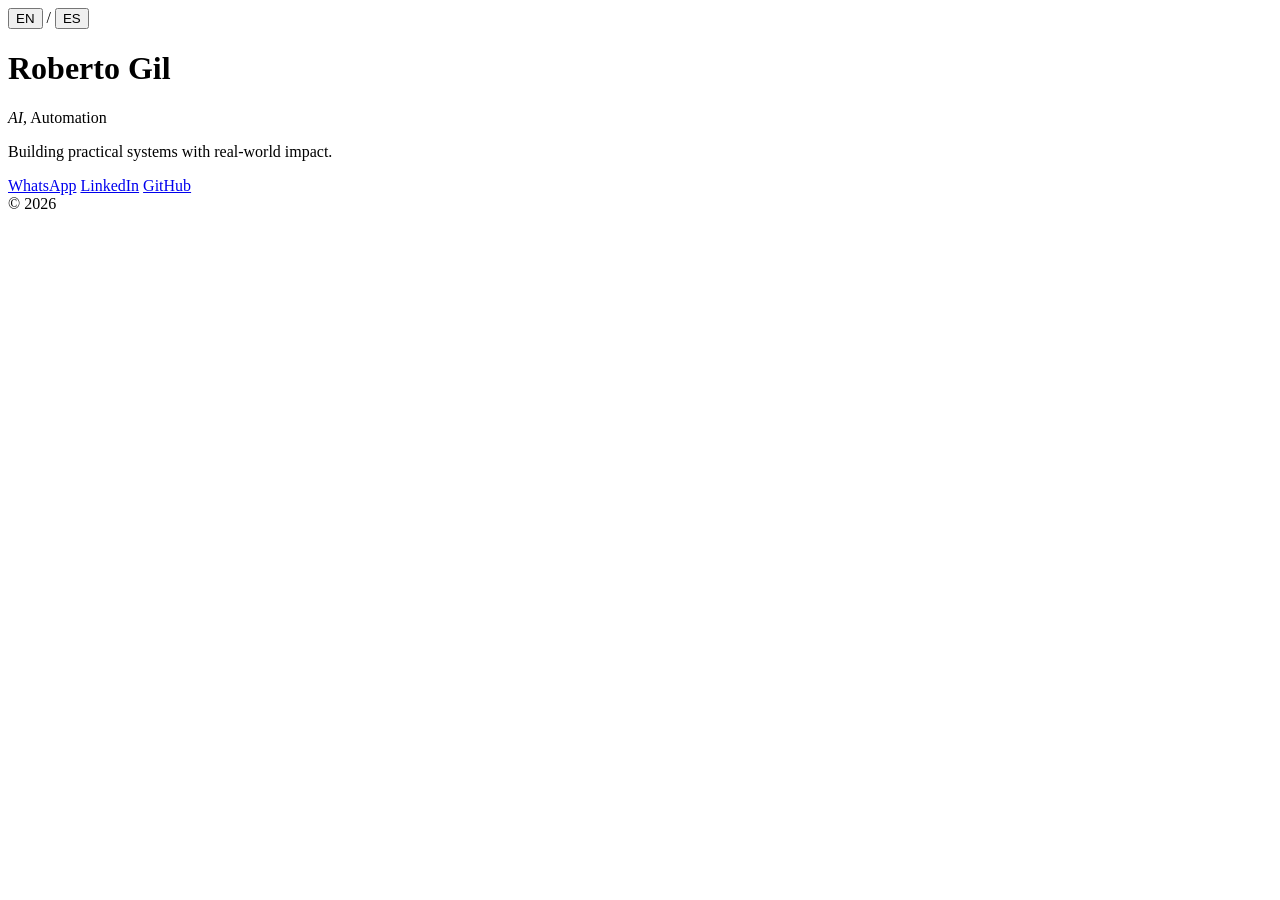
<file: index.html>
<!DOCTYPE html>
<html lang="en" data-lang="en">
<head>
  <meta charset="UTF-8" />
  <meta name="viewport" content="width=device-width, initial-scale=1.0" />
  <meta name="description" content="Roberto Gil — AI & Automation Engineer" />
  <title>Roberto Gil</title>
  <link rel="preconnect" href="https://fonts.googleapis.com" />
  <link rel="preconnect" href="https://fonts.gstatic.com" crossorigin />
  <link href="https://fonts.googleapis.com/css2?family=Inter:wght@200;300;400&display=swap" rel="stylesheet" />
  <link rel="stylesheet" href="style.css" />
</head>
<body>

  <div class="lang" role="group" aria-label="Language">
    <button class="lang-btn active" data-lang="en" aria-pressed="true">EN</button>
    <span aria-hidden="true">/</span>
    <button class="lang-btn" data-lang="es" aria-pressed="false">ES</button>
  </div>

  <main>
    <h1 class="name">Roberto Gil</h1>
    <p class="tagline"><em>AI</em>, Automation</p>
    <p class="sub"
       data-en="Building practical systems with real-world impact."
       data-es="Construyendo sistemas prácticos con impacto real.">
      Building practical systems with real-world impact.
    </p>
    <nav class="actions" aria-label="Links">
      <a href="https://wa.me/526623866834"                         target="_blank" rel="noopener noreferrer" class="btn warm">WhatsApp</a>
      <a href="https://linkedin.com/in/YOUR_LINKEDIN_USERNAME"     target="_blank" rel="noopener noreferrer" class="btn">LinkedIn</a>
      <a href="https://github.com/YOUR_GITHUB_USERNAME"            target="_blank" rel="noopener noreferrer" class="btn">GitHub</a>
    </nav>
  </main>

  <span class="copy">&copy; 2026</span>

  <script src="script.js"></script>
</body>
</html>
</file>
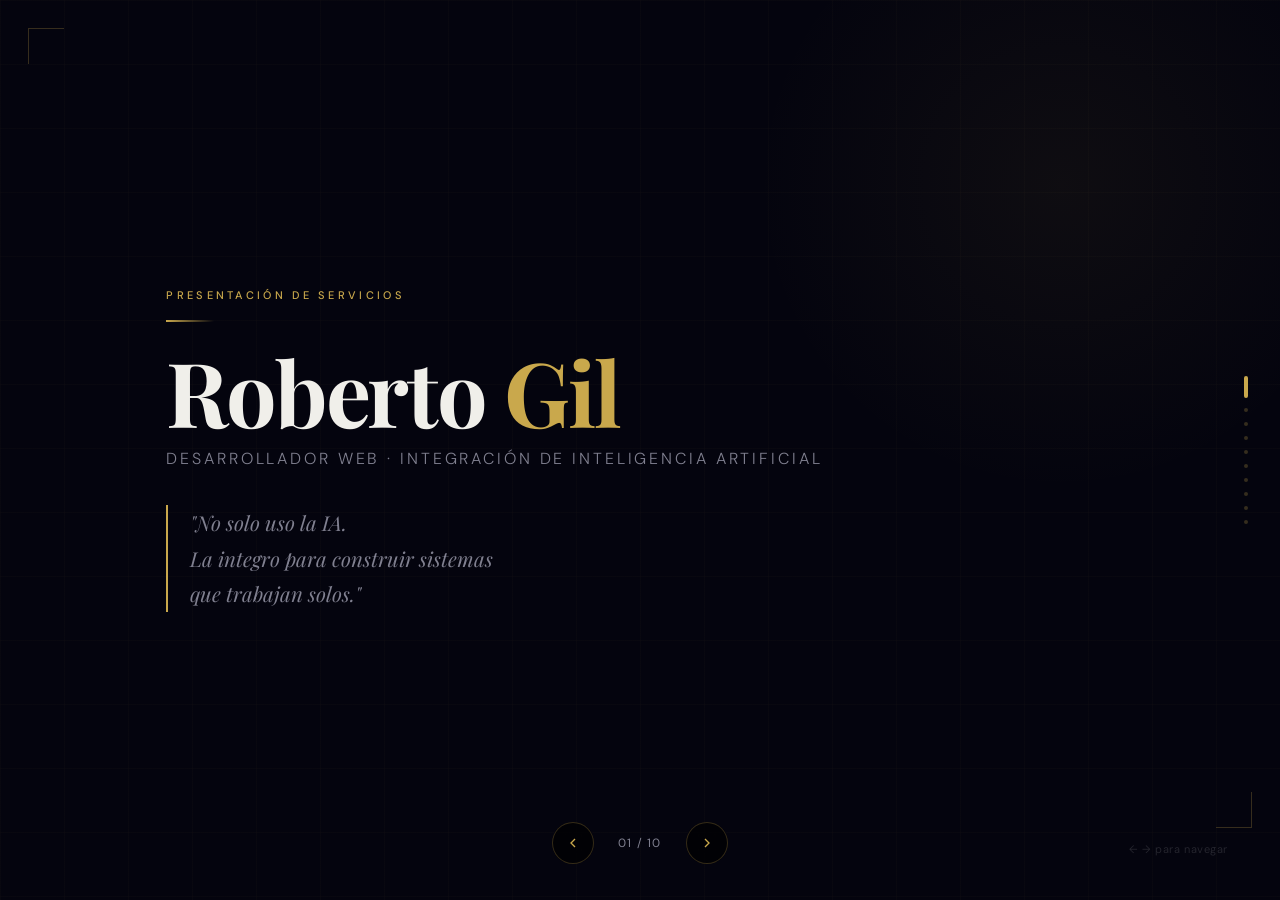
<file: presentacion.html>
<!DOCTYPE html>
<html lang="es">
<head>
  <meta charset="UTF-8">
  <meta name="viewport" content="width=device-width, initial-scale=1.0">
  <title>Roberto Gil — Presentación</title>
  <link rel="preconnect" href="https://fonts.googleapis.com">
  <link rel="preconnect" href="https://fonts.gstatic.com" crossorigin>
  <link href="https://fonts.googleapis.com/css2?family=Playfair+Display:ital,wght@0,400;0,600;0,700;1,400&family=DM+Sans:ital,wght@0,300;0,400;0,500;0,600;1,300&display=swap" rel="stylesheet">

  <style>
    /* ============================================================
       BASE RESET
    ============================================================ */
    *, *::before, *::after { box-sizing: border-box; margin: 0; padding: 0; }

    :root {
      --bg:         #04040e;
      --gold:       #c9a84c;
      --gold-light: #e2c97e;
      --gold-dim:   rgba(201,168,76,0.15);
      --white:      #f0efea;
      --gray:       #808090;
      --gray-dim:   rgba(255,255,255,0.07);
      --border:     rgba(255,255,255,0.07);
      --border-gold:rgba(201,168,76,0.25);
    }

    html, body {
      width: 100%; height: 100%;
      overflow: hidden;
      background: var(--bg);
      color: var(--white);
      font-family: 'DM Sans', sans-serif;
    }

    /* ============================================================
       DECK CONTAINER
    ============================================================ */
    #deck {
      width: 100vw; height: 100vh;
      position: relative; overflow: hidden;
    }

    /* ============================================================
       SLIDES
    ============================================================ */
    .slide {
      position: absolute; inset: 0;
      width: 100%; height: 100%;
      display: flex;
      align-items: center;
      justify-content: center;
      padding: 80px 10%;
      opacity: 0;
      pointer-events: none;
      transition: opacity 0.55s ease;
    }
    .slide.active {
      opacity: 1;
      pointer-events: all;
    }

    /* Animated elements — start hidden */
    .a {
      opacity: 0;
      transform: translateY(22px);
      transition: opacity 0.5s ease, transform 0.5s ease;
    }
    .slide.active .a {
      opacity: 1;
      transform: translateY(0);
    }

    /* ============================================================
       SHARED TYPOGRAPHY
    ============================================================ */
    .eyebrow {
      font-size: 11px;
      letter-spacing: 0.3em;
      text-transform: uppercase;
      color: var(--gold);
      font-weight: 500;
      margin-bottom: 14px;
    }
    .slide-title {
      font-family: 'Playfair Display', serif;
      font-size: clamp(2rem, 3.5vw, 3rem);
      font-weight: 600;
      line-height: 1.2;
      letter-spacing: -0.01em;
    }
    .gold { color: var(--gold); }
    .gold-line {
      width: 48px; height: 2px;
      background: linear-gradient(90deg, var(--gold), transparent);
    }

    /* ============================================================
       CORNER DECORATIONS (persistent)
    ============================================================ */
    .corner {
      position: fixed;
      width: 36px; height: 36px;
      opacity: 0.25;
      pointer-events: none;
      z-index: 50;
    }
    .corner-tl { top: 28px; left: 28px; border-top: 1px solid var(--gold); border-left: 1px solid var(--gold); }
    .corner-br { bottom: 72px; right: 28px; border-bottom: 1px solid var(--gold); border-right: 1px solid var(--gold); }

    /* ============================================================
       NAVIGATION
    ============================================================ */
    #nav {
      position: fixed;
      bottom: 36px; left: 50%;
      transform: translateX(-50%);
      display: flex; align-items: center; gap: 18px;
      z-index: 100;
    }
    .nav-btn {
      width: 42px; height: 42px;
      border-radius: 50%;
      border: 1px solid var(--border-gold);
      background: rgba(0,0,0,0.6);
      color: var(--gold);
      cursor: pointer;
      display: flex; align-items: center; justify-content: center;
      transition: background 0.2s, border-color 0.2s;
      backdrop-filter: blur(12px);
    }
    .nav-btn:hover { background: var(--gold-dim); border-color: var(--gold); }
    .nav-btn svg { width: 16px; height: 16px; }
    .slide-counter {
      font-size: 12px; letter-spacing: 0.1em;
      color: var(--gray); min-width: 56px; text-align: center;
    }

    /* Dot indicators (right side) */
    #dots {
      position: fixed;
      right: 32px; top: 50%;
      transform: translateY(-50%);
      display: flex; flex-direction: column; gap: 10px;
      z-index: 100;
    }
    .dot {
      width: 4px; height: 4px; border-radius: 2px;
      background: rgba(201,168,76,0.25);
      transition: height 0.3s ease, background 0.3s ease;
      cursor: pointer;
    }
    .dot.active { height: 22px; background: var(--gold); }

    /* Keyboard hint */
    #hint {
      position: fixed; bottom: 44px; right: 52px;
      font-size: 11px; color: rgba(255,255,255,0.13);
      letter-spacing: 0.05em; z-index: 100;
    }

    /* ============================================================
       SLIDE 1 — PORTADA
    ============================================================ */
    #s1 {
      flex-direction: column;
      align-items: flex-start;
      justify-content: center;
      padding-left: 13%;
      gap: 0;
    }
    /* Radial glow */
    #s1::after {
      content: '';
      position: absolute;
      top: -15%; right: -8%;
      width: 640px; height: 640px;
      border-radius: 50%;
      background: radial-gradient(circle, rgba(201,168,76,0.055) 0%, transparent 68%);
      pointer-events: none;
    }
    /* Subtle grid */
    #s1 .grid-bg {
      position: absolute; inset: 0;
      background-image:
        linear-gradient(rgba(201,168,76,0.025) 1px, transparent 1px),
        linear-gradient(90deg, rgba(201,168,76,0.025) 1px, transparent 1px);
      background-size: 64px 64px;
      pointer-events: none;
    }
    #s1 .eyebrow  { margin-bottom: 0; }
    #s1 .gold-line { margin: 18px 0 22px; }
    #s1 .display {
      font-family: 'Playfair Display', serif;
      font-size: clamp(3.5rem, 7vw, 6rem);
      font-weight: 700;
      line-height: 1.05;
      letter-spacing: -0.025em;
    }
    #s1 .subtitle {
      margin-top: 10px;
      font-size: 1rem;
      letter-spacing: 0.18em;
      text-transform: uppercase;
      font-weight: 300;
      color: var(--gray);
    }
    #s1 .tagline {
      font-family: 'Playfair Display', serif;
      font-style: italic;
      font-size: clamp(1rem, 1.6vw, 1.35rem);
      color: var(--gray);
      line-height: 1.75;
      border-left: 2px solid var(--gold);
      padding-left: 22px;
      margin-top: 36px;
      max-width: 560px;
    }

    /* ============================================================
       SLIDE 2 — EL PROBLEMA
    ============================================================ */
    #s2 {
      flex-direction: column;
      align-items: flex-start;
      gap: 32px;
    }
    .s2-body { max-width: 700px; }
    .s2-list {
      list-style: none;
      display: flex; flex-direction: column; gap: 14px;
      margin-top: 18px;
    }
    .s2-list li {
      font-size: 1rem;
      color: var(--gray);
      line-height: 1.7;
      padding-left: 18px;
      position: relative;
    }
    .s2-list li::before {
      content: '—';
      position: absolute; left: 0;
      color: rgba(201,168,76,0.5);
    }
    .pullquote {
      border-left: 2px solid var(--gold);
      padding-left: 22px;
      font-family: 'Playfair Display', serif;
      font-style: italic;
      font-size: clamp(0.95rem, 1.3vw, 1.1rem);
      color: rgba(240,239,234,0.55);
      line-height: 1.65;
      max-width: 620px;
    }

    /* ============================================================
       SLIDE 3 — LA SOLUCIÓN
    ============================================================ */
    #s3 {
      flex-direction: column;
      gap: 36px;
    }
    .pillars {
      display: flex; flex-direction: column; gap: 28px;
      width: 100%; max-width: 780px;
    }
    .pillar {
      display: grid;
      grid-template-columns: 56px 1fr;
      gap: 18px;
      align-items: start;
    }
    .pillar-num {
      font-family: 'Playfair Display', serif;
      font-size: 2rem;
      color: rgba(201,168,76,0.3);
      line-height: 1;
      letter-spacing: -0.02em;
    }
    .pillar h4 {
      font-size: 15px; font-weight: 600;
      margin-bottom: 6px;
    }
    .pillar p {
      font-size: 13.5px; color: var(--gray); line-height: 1.6;
    }

    /* ============================================================
       SLIDE 4 — INFRAESTRUCTURA
    ============================================================ */
    #s4 {
      flex-direction: column;
      align-items: flex-start;
      gap: 32px;
    }
    .infra-grid {
      display: grid;
      grid-template-columns: repeat(2, 1fr);
      gap: 16px;
      width: 100%;
    }
    .infra-item {
      background: var(--gray-dim);
      border: 1px solid var(--border);
      border-radius: 14px;
      padding: 24px 22px;
      transition: border-color 0.3s;
    }
    .infra-item:hover { border-color: var(--border-gold); }
    .infra-item:last-child {
      grid-column: 1 / -1;
      max-width: 50%;
    }
    .infra-item h4 {
      font-size: 13px;
      font-weight: 600;
      color: var(--gold);
      letter-spacing: 0.1em;
      text-transform: uppercase;
      margin-bottom: 8px;
    }
    .infra-item p {
      font-size: 13px; color: var(--gray); line-height: 1.6;
    }

    /* ============================================================
       SLIDE 5 — HERRAMIENTAS
    ============================================================ */
    #s5 { flex-direction: column; gap: 32px; }
    .tools-list {
      display: flex; flex-direction: column; gap: 20px;
      width: 100%; max-width: 700px;
    }
    .tool-row {
      display: grid;
      grid-template-columns: 140px 1fr;
      gap: 18px;
      align-items: start;
      padding-bottom: 20px;
      border-bottom: 1px solid var(--border);
    }
    .tool-row:last-child { border-bottom: none; padding-bottom: 0; }
    .tool-name {
      font-size: 14px;
      font-weight: 600;
      color: var(--gold);
      letter-spacing: 0.05em;
    }
    .tool-row p {
      font-size: 13.5px; color: var(--gray); line-height: 1.6;
    }

    /* ============================================================
       SLIDE 6 — POR QUÉ ESTE SISTEMA
    ============================================================ */
    #s6 { flex-direction: column; gap: 32px; }
    .comparison {
      display: grid;
      grid-template-columns: 1fr auto 1fr;
      gap: 18px;
      width: 100%;
      align-items: start;
    }
    .cmp-side {
      border-radius: 16px;
      padding: 32px 28px;
    }
    .cmp-side.left  { background: var(--gray-dim); border: 1px solid var(--border); }
    .cmp-side.right { background: rgba(201,168,76,0.05); border: 1px solid var(--border-gold); }
    .cmp-label { font-size: 10px; letter-spacing: 0.25em; text-transform: uppercase; margin-bottom: 14px; }
    .cmp-side.left .cmp-label  { color: var(--gray); }
    .cmp-side.right .cmp-label { color: var(--gold); }
    .cmp-side ul { list-style: none; display: flex; flex-direction: column; gap: 12px; }
    .cmp-side li {
      font-size: 13px; line-height: 1.5;
      display: flex; align-items: flex-start; gap: 10px;
    }
    .cmp-side.left  li { color: var(--gray); }
    .cmp-side.right li { color: var(--white); }
    .cmp-side.left  li::before { content: '—'; color: rgba(255,255,255,0.2); flex-shrink: 0; }
    .cmp-side.right li::before { content: '✦'; color: var(--gold); font-size: 9px; margin-top: 4px; flex-shrink: 0; }
    .vs-sep {
      font-family: 'Playfair Display', serif;
      font-style: italic;
      font-size: 1.4rem;
      color: rgba(201,168,76,0.35);
      align-self: center;
    }

    /* ============================================================
       SLIDE 7 — PRUEBA DE CAPACIDAD
    ============================================================ */
    #s7 { flex-direction: column; align-items: flex-start; gap: 32px; }
    .proof-body {
      font-size: 1rem;
      color: var(--gray);
      line-height: 1.8;
      max-width: 680px;
    }
    .proof-list {
      list-style: none;
      display: flex; flex-direction: column; gap: 12px;
      max-width: 680px;
    }
    .proof-list li {
      font-size: 14px;
      color: var(--white);
      line-height: 1.6;
      padding-left: 18px;
      position: relative;
    }
    .proof-list li::before {
      content: '—';
      position: absolute; left: 0;
      color: var(--gold);
    }

    /* ============================================================
       SLIDE 8 — MANTENIMIENTO
    ============================================================ */
    #s8 { flex-direction: column; gap: 32px; }
    .maint-grid {
      display: grid;
      grid-template-columns: repeat(2, 1fr);
      gap: 16px;
      width: 100%;
    }
    .maint-card {
      background: var(--gray-dim);
      border: 1px solid var(--border);
      border-radius: 14px;
      padding: 26px 22px;
      transition: border-color 0.3s;
    }
    .maint-card:hover { border-color: var(--border-gold); }
    .maint-card h4 {
      font-size: 13px;
      font-weight: 600;
      color: var(--gold);
      letter-spacing: 0.08em;
      text-transform: uppercase;
      margin-bottom: 8px;
    }
    .maint-card p {
      font-size: 13px; color: var(--gray); line-height: 1.6;
    }
    .maint-note {
      font-size: 12px;
      color: rgba(255,255,255,0.25);
      line-height: 1.6;
      max-width: 620px;
    }

    /* ============================================================
       SLIDE 9 — INVERSIÓN
    ============================================================ */
    #s9 { flex-direction: column; align-items: flex-start; gap: 32px; }
    .pricing-table {
      width: 100%; max-width: 720px;
    }
    .pricing-row {
      display: grid;
      grid-template-columns: 1fr 1fr 1fr;
      gap: 12px;
      padding: 16px 0;
      border-bottom: 1px solid var(--border);
      font-size: 14px;
      align-items: center;
    }
    .pricing-row:first-child {
      font-size: 11px;
      letter-spacing: 0.15em;
      text-transform: uppercase;
      color: var(--gold);
      border-bottom: 1px solid var(--border-gold);
      padding-bottom: 12px;
    }
    .pricing-row:last-child { border-bottom: none; }
    .pricing-row .range { color: var(--white); font-weight: 500; }
    .pricing-row .price { color: var(--gold); font-family: 'Playfair Display', serif; font-size: 1.1rem; }
    .pricing-row .monthly { color: var(--gray); }
    .pricing-notes {
      list-style: none;
      display: flex; flex-direction: column; gap: 8px;
    }
    .pricing-notes li {
      font-size: 12.5px;
      color: rgba(255,255,255,0.35);
      line-height: 1.6;
      padding-left: 16px;
      position: relative;
    }
    .pricing-notes li::before {
      content: '—';
      position: absolute; left: 0;
      color: rgba(201,168,76,0.4);
    }

    /* ============================================================
       SLIDE 10 — CIERRE
    ============================================================ */
    #s10 { flex-direction: column; align-items: flex-start; gap: 32px; }
    .closing-body {
      font-size: 1rem;
      color: var(--gray);
      line-height: 1.8;
      max-width: 600px;
    }
    .contact-row {
      display: flex; gap: 32px; align-items: center;
      padding-top: 20px;
      border-top: 1px solid rgba(255,255,255,0.06);
      width: 100%;
    }
    .c-item { display: flex; align-items: center; gap: 12px; font-size: 13.5px; color: var(--gray); }
    .c-icon {
      width: 32px; height: 32px; border-radius: 8px;
      border: 1px solid var(--border-gold);
      display: flex; align-items: center; justify-content: center;
      font-size: 14px; flex-shrink: 0;
    }
    .c-item a { color: var(--gold-light); text-decoration: none; }
    .c-item a:hover { color: var(--gold); }
    .closing-final {
      font-family: 'Playfair Display', serif;
      font-style: italic;
      font-size: clamp(1.2rem, 2vw, 1.6rem);
      color: var(--gold);
      line-height: 1.5;
    }
  </style>
</head>
<body>

<div id="deck">

  <!-- Persistent corner marks -->
  <div class="corner corner-tl"></div>
  <div class="corner corner-br"></div>

  <!-- ============================================================
       SLIDE 1 — PORTADA
  ============================================================ -->
  <section class="slide active" id="s1">
    <div class="grid-bg"></div>
    <span class="eyebrow a">Presentación de servicios</span>
    <div class="gold-line a"></div>
    <h1 class="display a">Roberto <span class="gold">Gil</span></h1>
    <p class="subtitle a">Desarrollador Web · Integración de Inteligencia Artificial</p>
    <div class="tagline a">
      "No solo uso la IA.<br>
      La integro para construir sistemas<br>que trabajan solos."
    </div>
  </section>

  <!-- ============================================================
       SLIDE 2 — EL PROBLEMA
  ============================================================ -->
  <section class="slide" id="s2">
    <div class="a">
      <p class="eyebrow">El problema</p>
      <h2 class="slide-title">La mayoría de los municipios de Sonora<br><span class="gold">no existen en internet.</span></h2>
    </div>
    <div class="s2-body a">
      <ul class="s2-list">
        <li>Sin sitio web oficial, el ciudadano no encuentra información</li>
        <li>Sin correo institucional, la comunicación es informal e insegura</li>
        <li>Sin presencia digital, el municipio pierde credibilidad y accesibilidad</li>
      </ul>
    </div>
    <div class="pullquote a">
      "Un municipio que no existe en internet,<br>no existe para sus ciudadanos."
    </div>
  </section>

  <!-- ============================================================
       SLIDE 3 — LA SOLUCIÓN
  ============================================================ -->
  <section class="slide" id="s3">
    <div class="a">
      <p class="eyebrow">Lo que construimos</p>
      <h2 class="slide-title">Presencia digital oficial, completa<br>y <span class="gold">a su nombre.</span></h2>
    </div>
    <div class="pillars a">
      <div class="pillar">
        <div class="pillar-num">01</div>
        <div>
          <h4>Sitio web institucional profesional</h4>
          <p>Diseño premium, optimizado para móvil, con dominio propio y certificado SSL incluido.</p>
        </div>
      </div>
      <div class="pillar">
        <div class="pillar-num">02</div>
        <div>
          <h4>Correo electrónico institucional</h4>
          <p>contacto@sumunicipiosoyopa.com desde el primer día. Imagen oficial desde el primer mensaje.</p>
        </div>
      </div>
      <div class="pillar">
        <div class="pillar-num">03</div>
        <div>
          <h4>Integración de inteligencia artificial</h4>
          <p>Automatización de procesos, asistentes y flujos inteligentes adaptados a la operación del municipio.</p>
        </div>
      </div>
    </div>
  </section>

  <!-- ============================================================
       SLIDE 4 — CÓMO FUNCIONA TÉCNICAMENTE
  ============================================================ -->
  <section class="slide" id="s4">
    <div class="a">
      <p class="eyebrow">La infraestructura</p>
      <h2 class="slide-title">Un sistema profesional.<br><span class="gold">Sin servidores. Sin complicaciones.</span></h2>
    </div>
    <div class="infra-grid a">
      <div class="infra-item">
        <h4>GitHub</h4>
        <p>El código del sitio se guarda y versiona aquí. Todo el historial de cambios queda registrado. El repositorio es propiedad del municipio.</p>
      </div>
      <div class="infra-item">
        <h4>GitHub Pages</h4>
        <p>Publica el sitio al mundo automáticamente. Sin servidor propio. Sin mensualidad de hosting. Infraestructura de Microsoft — disponible 24/7.</p>
      </div>
      <div class="infra-item">
        <h4>Hostinger</h4>
        <p>Administración del dominio .com mientras llega el .gob.mx oficial. Correo institucional incluido.</p>
      </div>
      <div class="infra-item">
        <h4>Cloudflare</h4>
        <p>Seguridad, protección contra ataques, velocidad global y gestión de DNS. Activado desde el arranque.</p>
      </div>
      <div class="infra-item">
        <h4>Google Analytics</h4>
        <p>Monitoreo de visitas en tiempo real. Reporte mensual entregado al municipio.</p>
      </div>
    </div>
  </section>

  <!-- ============================================================
       SLIDE 5 — HERRAMIENTAS
  ============================================================ -->
  <section class="slide" id="s5">
    <div class="a">
      <p class="eyebrow">Con qué trabajo</p>
      <h2 class="slide-title">Herramientas de última generación.<br><span class="gold">Resultados superiores.</span></h2>
    </div>
    <div class="tools-list a">
      <div class="tool-row">
        <div class="tool-name">VS Code</div>
        <p>Editor de desarrollo profesional donde se construye cada sitio con precisión y control total del código.</p>
      </div>
      <div class="tool-row">
        <div class="tool-name">Claude</div>
        <p>Inteligencia artificial de Anthropic. Genera, analiza y optimiza el código y el contenido de cada proyecto.</p>
      </div>
      <div class="tool-row">
        <div class="tool-name">Claude Code</div>
        <p>Extensión de IA directamente en el editor. Detecta errores, sugiere mejoras y acelera cada ajuste que el cliente solicite.</p>
      </div>
    </div>
    <div class="pullquote a">
      "Lo que antes tomaba semanas, hoy se entrega<br>en una fracción del tiempo — con mayor calidad."
    </div>
  </section>

  <!-- ============================================================
       SLIDE 6 — POR QUÉ ESTE SISTEMA
  ============================================================ -->
  <section class="slide" id="s6">
    <div class="a">
      <p class="eyebrow">Por qué este sistema</p>
      <h2 class="slide-title">Mejor que un desarrollo tradicional<br><span class="gold">en todo sentido.</span></h2>
    </div>
    <div class="comparison a">
      <div class="cmp-side left">
        <p class="cmp-label">Desarrollo tradicional</p>
        <ul>
          <li>Semanas de espera</li>
          <li>Hosting mensual costoso</li>
          <li>Cambios lentos y caros</li>
          <li>Código en manos del proveedor</li>
          <li>Sin respaldo ni historial</li>
          <li>Sin métricas</li>
        </ul>
      </div>
      <div class="vs-sep">vs</div>
      <div class="cmp-side right">
        <p class="cmp-label">Este sistema</p>
        <ul>
          <li>Entrega en días</li>
          <li>Hosting gratuito</li>
          <li>Ajustes en tiempo real</li>
          <li>Código propiedad del municipio</li>
          <li>Todo versionado en GitHub</li>
          <li>Analytics con reporte mensual</li>
        </ul>
      </div>
    </div>
    <div class="pullquote a">
      "La infraestructura queda a nombre del municipio.<br>Si el día de mañana cambian de proveedor,<br>se llevan todo. Sin rescates. Sin dependencias."
    </div>
  </section>

  <!-- ============================================================
       SLIDE 7 — PRUEBA DE CAPACIDAD
  ============================================================ -->
  <section class="slide" id="s7">
    <div class="a">
      <p class="eyebrow">Prueba de capacidad</p>
      <h2 class="slide-title">Esta presentación es <span class="gold">el ejemplo.</span></h2>
    </div>
    <div class="a">
      <p class="proof-body">Lo que está viendo ahora mismo fue construido con exactamente las mismas herramientas y sistemas que usaríamos para el sitio web de su municipio.</p>
    </div>
    <ul class="proof-list a">
      <li>Desarrollado en VS Code con inteligencia artificial</li>
      <li>Publicado sin servidor ni hosting pagado</li>
      <li>Entregado en menos tiempo que un desarrollo tradicional</li>
      <li>Cualquier cambio o ajuste que usted pida se visualiza y aplica en tiempo real, sin esperas ni procesos largos</li>
    </ul>
    <div class="pullquote a">
      "Si esto es lo que hacemos para presentarnos,<br>imagine lo que construimos para usted."
    </div>
  </section>

  <!-- ============================================================
       SLIDE 8 — MANTENIMIENTO MENSUAL
  ============================================================ -->
  <section class="slide" id="s8">
    <div class="a">
      <p class="eyebrow">Mantenimiento mensual</p>
      <h2 class="slide-title">Cada mes, su municipio<br><span class="gold">siempre al día.</span></h2>
    </div>
    <div class="maint-grid a">
      <div class="maint-card">
        <h4>Actualización de contenido</h4>
        <p>Horarios, funcionarios, avisos, convocatorias, documentos oficiales, noticias y eventos del municipio.</p>
      </div>
      <div class="maint-card">
        <h4>Seguridad y funcionamiento</h4>
        <p>SSL activo, dominio vigente, formularios funcionando, protección Cloudflare permanente y respaldo mensual del código.</p>
      </div>
      <div class="maint-card">
        <h4>Reporte de Analytics</h4>
        <p>Visitas totales, páginas más vistas, dispositivos, ciudades y comportamiento del ciudadano — entregado cada mes.</p>
      </div>
      <div class="maint-card">
        <h4>Soporte técnico directo</h4>
        <p>Atención por WhatsApp. Correcciones urgentes resueltas en menos de 24 horas. Sin tickets. Sin esperas.</p>
      </div>
    </div>
    <p class="maint-note a">Cambios mayores como rediseño completo o nuevos módulos se cotizan por separado.</p>
  </section>

  <!-- ============================================================
       SLIDE 9 — INVERSIÓN
  ============================================================ -->
  <section class="slide" id="s9">
    <div class="a">
      <p class="eyebrow">Su inversión</p>
      <h2 class="slide-title">Transparente. Sin sorpresas.<br><span class="gold">A su ritmo.</span></h2>
    </div>
    <div class="pricing-table a">
      <div class="pricing-row">
        <span>Municipios</span>
        <span>Inicial</span>
        <span>Mensual</span>
      </div>
      <div class="pricing-row">
        <span class="range">1 – 2 municipios</span>
        <span class="price">$20,000 c/u</span>
        <span class="monthly">$3,500 /mes c/u</span>
      </div>
      <div class="pricing-row">
        <span class="range">3 – 5 municipios</span>
        <span class="price">$15,000 c/u</span>
        <span class="monthly">$3,500 /mes c/u</span>
      </div>
      <div class="pricing-row">
        <span class="range">6 – 10 municipios</span>
        <span class="price">$12,000 c/u</span>
        <span class="monthly">$3,500 /mes c/u</span>
      </div>
      <div class="pricing-row">
        <span class="range">10+ municipios</span>
        <span class="price">A negociar</span>
        <span class="monthly">$3,500 /mes c/u</span>
      </div>
    </div>
    <ul class="pricing-notes a">
      <li>El dominio arranca con .com desde Hostinger. El .gob.mx se tramita en paralelo ante la UGD — es gratuito.</li>
      <li>Permanencia mínima de 3 meses a partir del primer pago mensual.</li>
      <li>Cada municipio paga de forma independiente según el rango activo.</li>
    </ul>
  </section>

  <!-- ============================================================
       SLIDE 10 — CIERRE
  ============================================================ -->
  <section class="slide" id="s10">
    <div class="a">
      <p class="eyebrow">El siguiente paso</p>
      <h2 class="slide-title">Hoy podemos definir<br><span class="gold">el inicio.</span></h2>
    </div>
    <div class="a">
      <p class="closing-body">No necesita decidir todo ahora. Solo necesita dar el primer paso: una conversación donde entendemos la situación de su municipio y acordamos un plan claro antes de comenzar.</p>
    </div>
    <div class="contact-row a">
      <div class="c-item">
        <div class="c-icon">WA</div>
        <span style="color:var(--white);">WhatsApp — contacto directo — México</span>
      </div>
      <div class="c-item">
        <div class="c-icon">&lt;/&gt;</div>
        <span><a href="https://github.com/r0b3rt0g1l" target="_blank">github.com/r0b3rt0g1l</a></span>
      </div>
      <div class="c-item">
        <div class="c-icon">in</div>
        <span><a href="https://linkedin.com/in/r0bert0glhernández" target="_blank">linkedin.com/in/r0bert0glhernández</a></span>
      </div>
    </div>
    <div class="a">
      <p class="closing-final">"Construyamos algo que trabaje solo."</p>
    </div>
  </section>

</div><!-- /#deck -->

<!-- Navigation bar -->
<nav id="nav">
  <button class="nav-btn" id="btn-prev" aria-label="Anterior">
    <svg viewBox="0 0 24 24" fill="none" stroke="currentColor" stroke-width="2">
      <polyline points="15,18 9,12 15,6"></polyline>
    </svg>
  </button>
  <span class="slide-counter" id="counter">01 / 10</span>
  <button class="nav-btn" id="btn-next" aria-label="Siguiente">
    <svg viewBox="0 0 24 24" fill="none" stroke="currentColor" stroke-width="2">
      <polyline points="9,6 15,12 9,18"></polyline>
    </svg>
  </button>
</nav>

<!-- Side dot indicators -->
<div id="dots">
  <div class="dot active" data-i="0"></div>
  <div class="dot" data-i="1"></div>
  <div class="dot" data-i="2"></div>
  <div class="dot" data-i="3"></div>
  <div class="dot" data-i="4"></div>
  <div class="dot" data-i="5"></div>
  <div class="dot" data-i="6"></div>
  <div class="dot" data-i="7"></div>
  <div class="dot" data-i="8"></div>
  <div class="dot" data-i="9"></div>
</div>

<div id="hint">← → para navegar</div>

<script>
  /* ============================================================
     SLIDESHOW ENGINE
  ============================================================ */
  const slides  = Array.from(document.querySelectorAll('.slide'));
  const dots    = Array.from(document.querySelectorAll('.dot'));
  const counter = document.getElementById('counter');
  const TOTAL   = slides.length;
  let current   = 0;
  let busy      = false;

  /* Apply staggered transition-delay to every .a element in each slide */
  slides.forEach(slide => {
    slide.querySelectorAll('.a').forEach((el, i) => {
      el.dataset.delay = (0.1 + i * 0.18).toFixed(2);
    });
  });

  /* Instantly reset all .a elements (no transition) */
  function resetAnims(slide) {
    slide.querySelectorAll('.a').forEach(el => {
      el.style.transition      = 'none';
      el.style.transitionDelay = '0s';
      el.style.opacity         = '0';
      el.style.transform       = 'translateY(22px)';
    });
  }

  /* Re-enable transitions and let CSS handle the animation */
  function enableAnims(slide) {
    slide.querySelectorAll('.a').forEach(el => {
      el.style.transition      = '';
      el.style.transitionDelay = el.dataset.delay + 's';
      el.style.opacity         = '';
      el.style.transform       = '';
    });
  }

  /* Navigate to a specific slide index */
  function goTo(idx) {
    if (busy || idx === current || idx < 0 || idx >= TOTAL) return;
    busy = true;

    /* 1. Deactivate current */
    slides[current].classList.remove('active');
    dots[current].classList.remove('active');

    /* 2. Reset next slide's elements instantly */
    const next = slides[idx];
    resetAnims(next);

    /* 3. Force reflow so the reset takes effect before transition restores */
    void next.offsetHeight;

    /* 4. Re-enable transitions, activate slide */
    enableAnims(next);
    next.classList.add('active');
    dots[idx].classList.add('active');
    current = idx;
    counter.textContent =
      String(current + 1).padStart(2, '0') + ' / ' + String(TOTAL).padStart(2, '0');

    /* 5. Unlock after the slowest animation settles */
    setTimeout(() => { busy = false; }, 800);
  }

  /* Init: arm the first slide's delays without resetting (it's already visible) */
  enableAnims(slides[0]);

  /* Controls */
  document.getElementById('btn-next').addEventListener('click', () => goTo(current + 1));
  document.getElementById('btn-prev').addEventListener('click', () => goTo(current - 1));

  dots.forEach(dot => {
    dot.addEventListener('click', () => goTo(parseInt(dot.dataset.i)));
  });

  document.addEventListener('keydown', e => {
    if (e.key === 'ArrowRight' || e.key === 'ArrowDown') goTo(current + 1);
    if (e.key === 'ArrowLeft'  || e.key === 'ArrowUp')   goTo(current - 1);
  });
</script>

</body>
</html>
</file>
<file: style.css>
(function () {
  var html = document.documentElement;
  var btns = document.querySelectorAll('.lang-btn');

  function setLang(lang) {
    html.setAttribute('lang', lang);
    document.querySelectorAll('[data-en]').forEach(function (el) {
      var t = el.getAttribute('data-' + lang);
      if (t !== null) el.textContent = t;
    });
    btns.forEach(function (b) {
      var on = b.dataset.lang === lang;
      b.classList.toggle('active', on);
      b.setAttribute('aria-pressed', String(on));
    });
  }

  btns.forEach(function (b) {
    b.addEventListener('click', function () { setLang(b.dataset.lang); });
  });

  setLang('en');
}());
</file>
